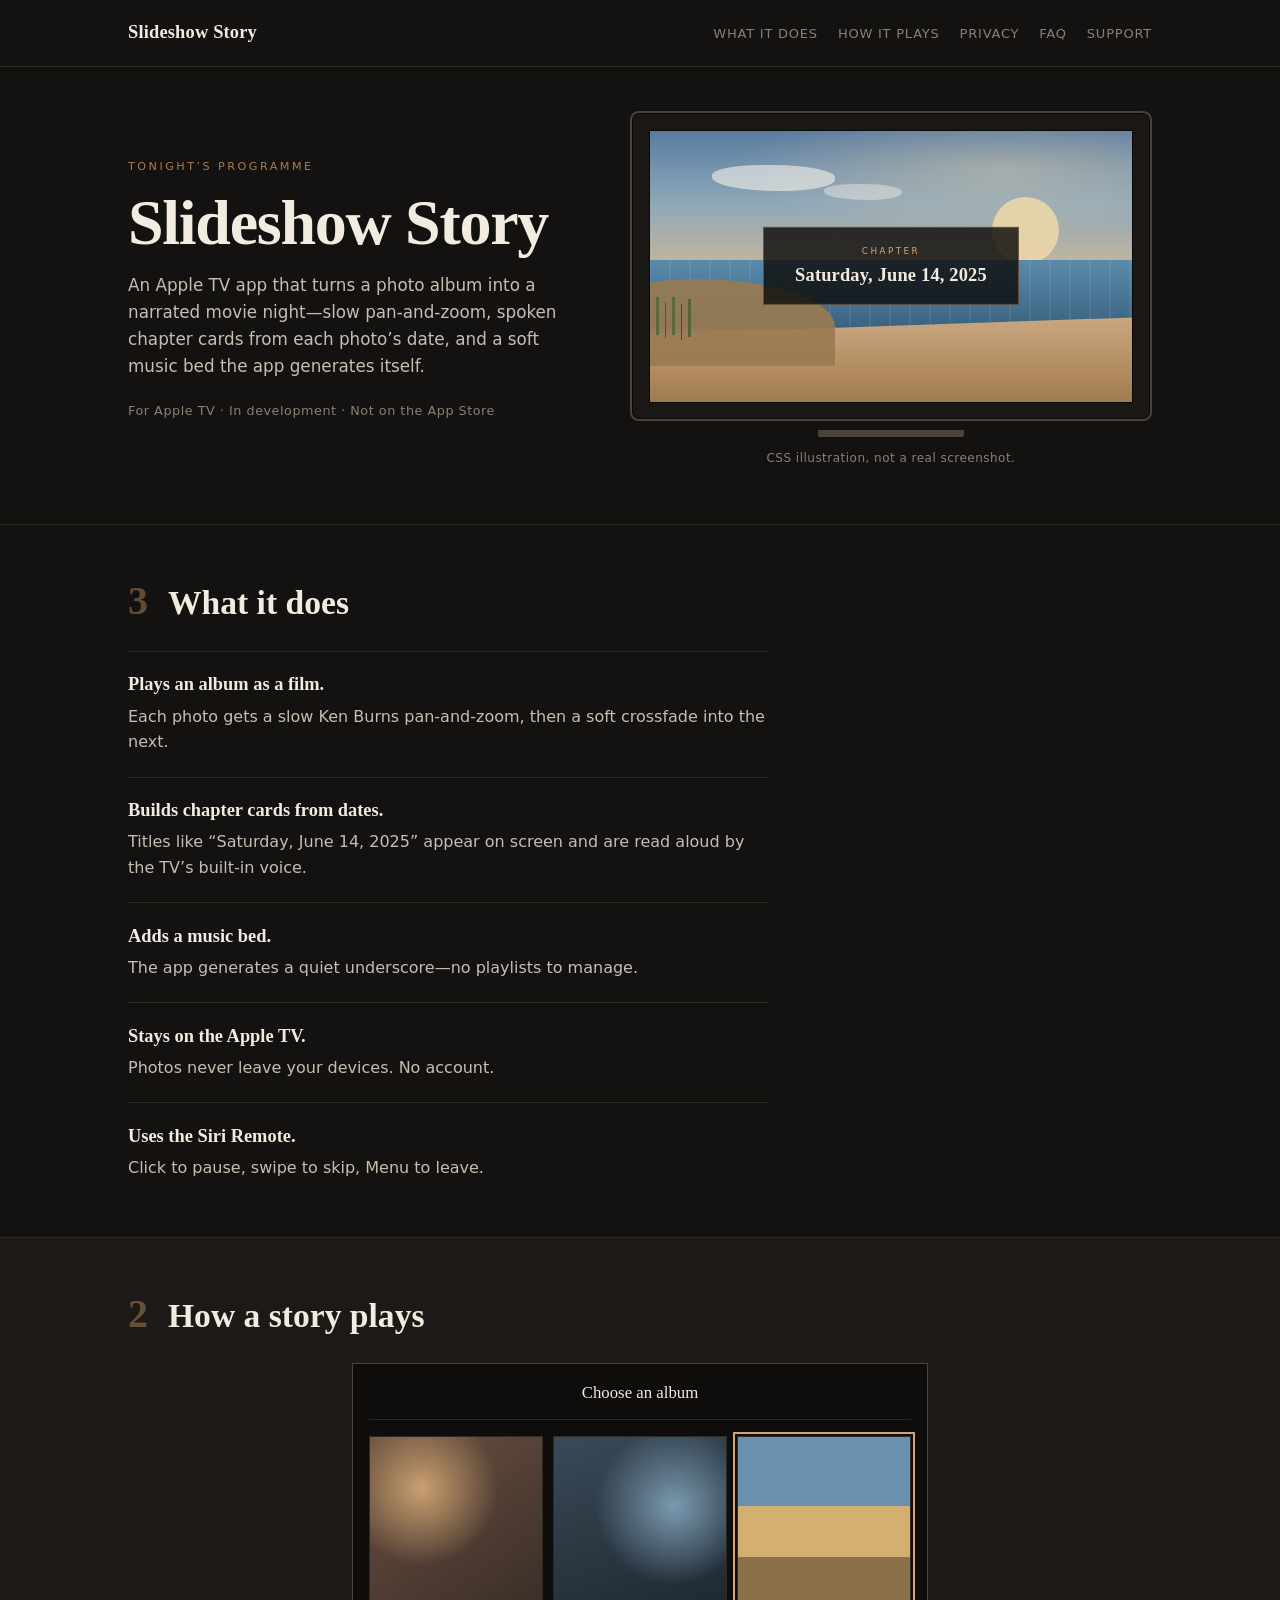
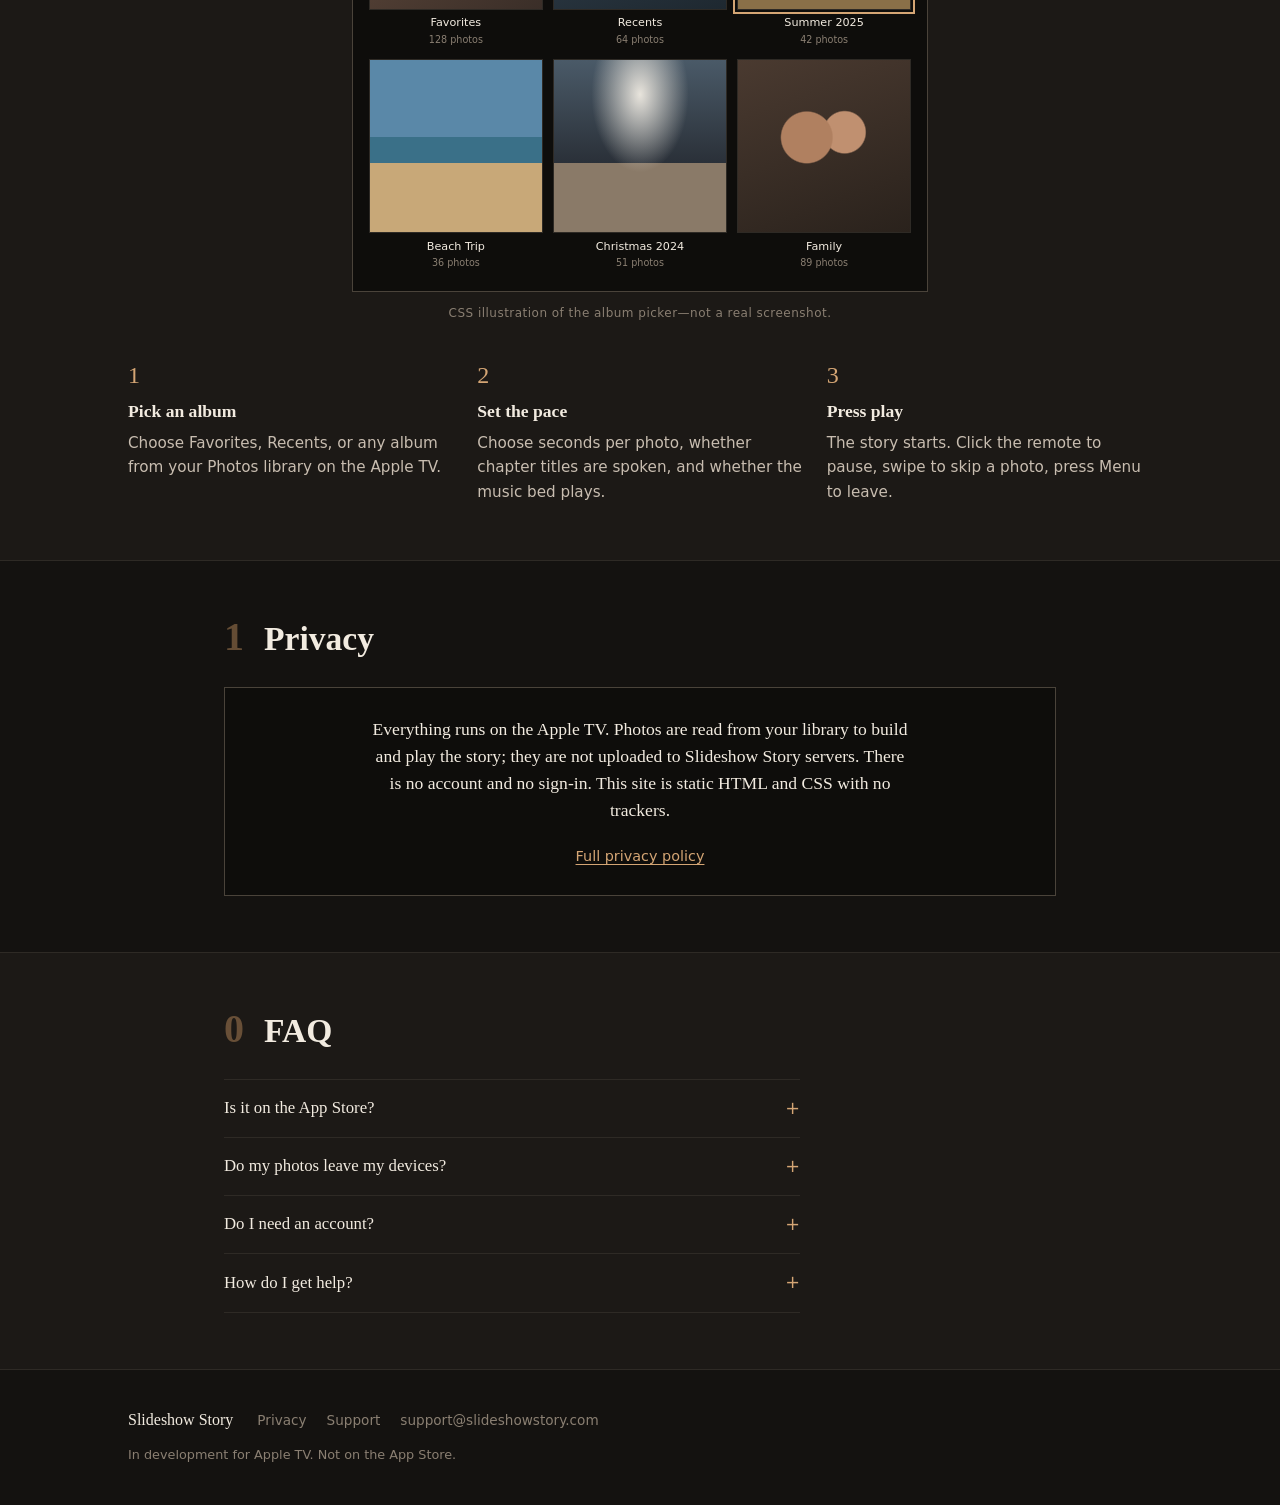
<file: index.html>
<!DOCTYPE html>
<html lang="en">
<head>
  <meta charset="utf-8">
  <meta name="viewport" content="width=device-width, initial-scale=1">
  <title>Slideshow Story — Photo albums as narrated movie nights on Apple TV</title>
  <meta name="description" content="Slideshow Story is an Apple TV app that turns a photo album into a narrated movie night: pan-and-zoom, spoken date chapter cards, and a soft music bed. Photos stay on your devices. In development.">
  <meta name="theme-color" content="#141210">
  <link rel="icon" href="favicon.svg" type="image/svg+xml">
  <link rel="stylesheet" href="styles.css">
</head>
<body>
  <a class="skip-link" href="#main">Skip to content</a>

  <header class="site-header">
    <div class="wrap header-inner">
      <a class="logo" href="index.html">Slideshow Story</a>
      <nav aria-label="Primary">
        <ul class="nav">
          <li><a href="#what">What it does</a></li>
          <li><a href="#how">How it plays</a></li>
          <li><a href="#privacy">Privacy</a></li>
          <li><a href="#faq">FAQ</a></li>
          <li><a href="support.html">Support</a></li>
        </ul>
      </nav>
    </div>
  </header>

  <main id="main">
    <section class="hero" aria-labelledby="brand">
      <div class="wrap hero-layout">
        <div class="hero-copy">
          <p class="programme-mark" aria-hidden="true">Tonight’s programme</p>
          <h1 class="brand" id="brand">Slideshow Story</h1>
          <p class="hero-lead">An Apple&nbsp;TV app that turns a photo album into a narrated movie night—slow pan-and-zoom, spoken chapter cards from each photo’s date, and a soft music bed the app generates itself.</p>
          <p class="hero-meta">For Apple&nbsp;TV · In development · Not on the App&nbsp;Store</p>
        </div>

        <figure class="mock-figure hero-figure">
          <div class="tv" role="img" aria-label="Illustrated Apple TV screen showing a beach photo with a chapter card reading Saturday, June 14, 2025">
            <div class="tv-bezel">
              <div class="tv-screen">
                <div class="scene scene-beach" aria-hidden="true">
                  <div class="scene-sky"></div>
                  <div class="scene-sun"></div>
                  <div class="scene-cloud scene-cloud-a"></div>
                  <div class="scene-cloud scene-cloud-b"></div>
                  <div class="scene-water"></div>
                  <div class="scene-sand"></div>
                  <div class="scene-dune"></div>
                  <div class="scene-grass"></div>
                </div>
                <div class="chapter-card" aria-hidden="true">
                  <p class="chapter-kicker">Chapter</p>
                  <p class="chapter-date">Saturday, June 14, 2025</p>
                </div>
              </div>
            </div>
            <div class="tv-foot" aria-hidden="true"></div>
          </div>
          <figcaption>CSS illustration, not a real screenshot.</figcaption>
        </figure>
      </div>
    </section>

    <section id="what" class="section" aria-labelledby="what-title">
      <div class="wrap">
        <div class="section-head">
          <span class="leader-num" aria-hidden="true">3</span>
          <h2 class="section-title" id="what-title">What it does</h2>
        </div>
        <ol class="plain-list">
          <li>
            <strong>Plays an album as a film.</strong>
            Each photo gets a slow Ken Burns pan-and-zoom, then a soft crossfade into the next.
          </li>
          <li>
            <strong>Builds chapter cards from dates.</strong>
            Titles like “Saturday, June 14, 2025” appear on screen and are read aloud by the TV’s built-in voice.
          </li>
          <li>
            <strong>Adds a music bed.</strong>
            The app generates a quiet underscore—no playlists to manage.
          </li>
          <li>
            <strong>Stays on the Apple&nbsp;TV.</strong>
            Photos never leave your devices. No account.
          </li>
          <li>
            <strong>Uses the Siri Remote.</strong>
            Click to pause, swipe to skip, Menu to leave.
          </li>
        </ol>
      </div>
    </section>

    <section id="how" class="section section-alt" aria-labelledby="how-title">
      <div class="wrap">
        <div class="section-head">
          <span class="leader-num" aria-hidden="true">2</span>
          <h2 class="section-title" id="how-title">How a story plays</h2>
        </div>

        <figure class="mock-figure album-figure">
          <div class="album-picker" role="img" aria-label="Illustrated album picker with tiles for Favorites, Recents, Summer 2025, Beach Trip, Christmas 2024, and Family">
            <header class="album-chrome" aria-hidden="true">
              <p class="album-chrome-title">Choose an album</p>
            </header>
            <div class="album-grid" aria-hidden="true">
              <div class="album-tile">
                <div class="album-thumb thumb-warm"></div>
                <p class="album-name">Favorites</p>
                <p class="album-count">128 photos</p>
              </div>
              <div class="album-tile">
                <div class="album-thumb thumb-cool"></div>
                <p class="album-name">Recents</p>
                <p class="album-count">64 photos</p>
              </div>
              <div class="album-tile is-focus">
                <div class="album-thumb thumb-summer"></div>
                <p class="album-name">Summer 2025</p>
                <p class="album-count">42 photos</p>
              </div>
              <div class="album-tile">
                <div class="album-thumb thumb-beach"></div>
                <p class="album-name">Beach Trip</p>
                <p class="album-count">36 photos</p>
              </div>
              <div class="album-tile">
                <div class="album-thumb thumb-winter"></div>
                <p class="album-name">Christmas 2024</p>
                <p class="album-count">51 photos</p>
              </div>
              <div class="album-tile">
                <div class="album-thumb thumb-family"></div>
                <p class="album-name">Family</p>
                <p class="album-count">89 photos</p>
              </div>
            </div>
          </div>
          <figcaption>CSS illustration of the album picker—not a real screenshot.</figcaption>
        </figure>

        <ol class="sequence">
          <li>
            <span class="sequence-step">1</span>
            <div>
              <h3>Pick an album</h3>
              <p>Choose Favorites, Recents, or any album from your Photos library on the Apple&nbsp;TV.</p>
            </div>
          </li>
          <li>
            <span class="sequence-step">2</span>
            <div>
              <h3>Set the pace</h3>
              <p>Choose seconds per photo, whether chapter titles are spoken, and whether the music bed plays.</p>
            </div>
          </li>
          <li>
            <span class="sequence-step">3</span>
            <div>
              <h3>Press play</h3>
              <p>The story starts. Click the remote to pause, swipe to skip a photo, press Menu to leave.</p>
            </div>
          </li>
        </ol>
      </div>
    </section>

    <section id="privacy" class="section" aria-labelledby="privacy-title">
      <div class="wrap narrow">
        <div class="section-head">
          <span class="leader-num" aria-hidden="true">1</span>
          <h2 class="section-title" id="privacy-title">Privacy</h2>
        </div>
        <div class="title-card">
          <p>Everything runs on the Apple&nbsp;TV. Photos are read from your library to build and play the story; they are not uploaded to Slideshow Story servers. There is no account and no sign-in. This site is static HTML and CSS with no trackers.</p>
          <p class="title-card-link"><a href="privacy.html">Full privacy policy</a></p>
        </div>
      </div>
    </section>

    <section id="faq" class="section section-alt" aria-labelledby="faq-title">
      <div class="wrap narrow">
        <div class="section-head">
          <span class="leader-num" aria-hidden="true">0</span>
          <h2 class="section-title" id="faq-title">FAQ</h2>
        </div>
        <div class="faq">
          <details>
            <summary>Is it on the App Store?</summary>
            <p>Not yet. Slideshow Story is in development for Apple&nbsp;TV.</p>
          </details>
          <details>
            <summary>Do my photos leave my devices?</summary>
            <p>No. Playback and narration happen on the Apple&nbsp;TV. Photos are not sent to Slideshow Story.</p>
          </details>
          <details>
            <summary>Do I need an account?</summary>
            <p>No. Open the app, pick an album, press play.</p>
          </details>
          <details>
            <summary>How do I get help?</summary>
            <p>Email <a href="mailto:support@slideshowstory.com">support@slideshowstory.com</a> or visit the <a href="support.html">support page</a>.</p>
          </details>
        </div>
      </div>
    </section>
  </main>

  <footer class="site-footer">
    <div class="wrap footer-inner">
      <p class="footer-brand">Slideshow Story</p>
      <ul class="footer-nav">
        <li><a href="privacy.html">Privacy</a></li>
        <li><a href="support.html">Support</a></li>
        <li><a href="mailto:support@slideshowstory.com">support@slideshowstory.com</a></li>
      </ul>
      <p class="footer-copy">In development for Apple&nbsp;TV. Not on the App&nbsp;Store.</p>
    </div>
  </footer>
</body>
</html>
</file>
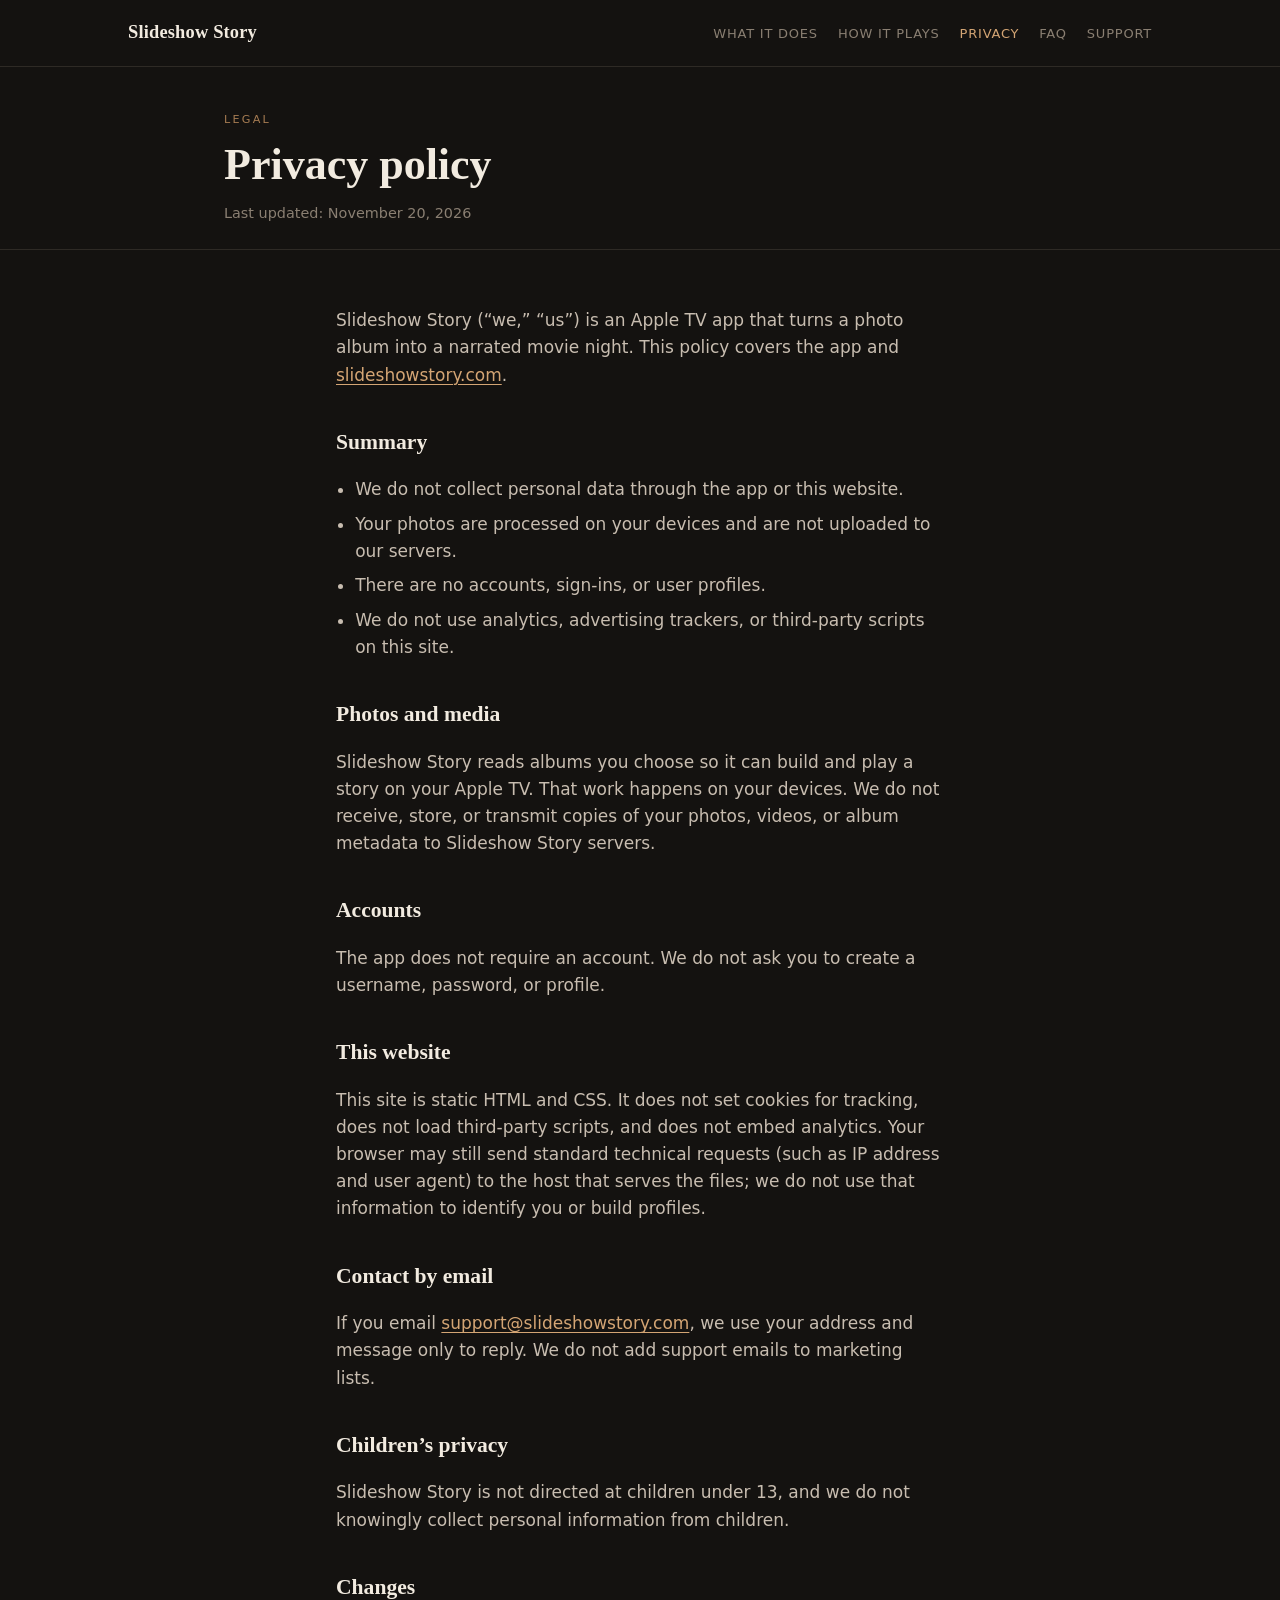
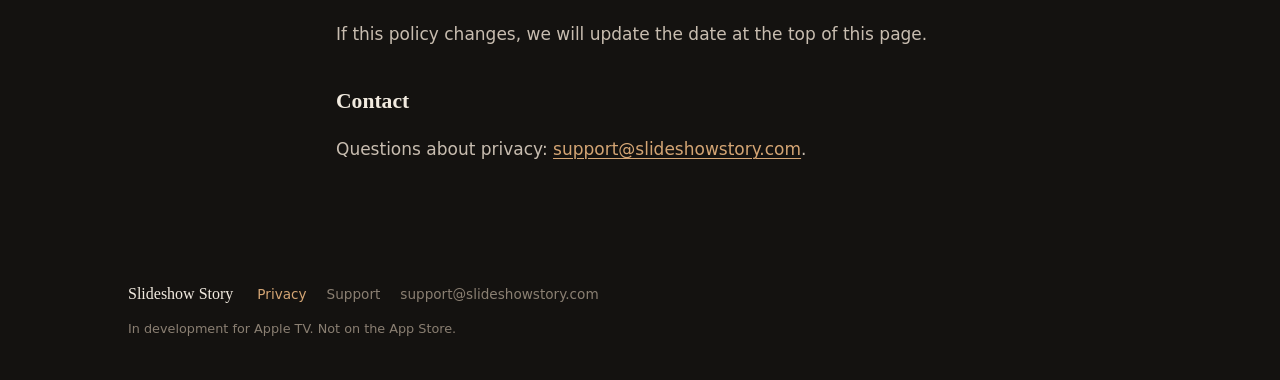
<file: privacy.html>
<!DOCTYPE html>
<html lang="en">
<head>
  <meta charset="utf-8">
  <meta name="viewport" content="width=device-width, initial-scale=1">
  <title>Privacy — Slideshow Story</title>
  <meta name="description" content="Slideshow Story privacy policy: photos stay on your devices, no accounts, no analytics on this site.">
  <meta name="theme-color" content="#141210">
  <link rel="icon" href="favicon.svg" type="image/svg+xml">
  <link rel="stylesheet" href="styles.css">
</head>
<body>
  <a class="skip-link" href="#main">Skip to content</a>

  <header class="site-header">
    <div class="wrap header-inner">
      <a class="logo" href="index.html">Slideshow Story</a>
      <nav aria-label="Primary">
        <ul class="nav">
          <li><a href="index.html#what">What it does</a></li>
          <li><a href="index.html#how">How it plays</a></li>
          <li><a href="privacy.html" aria-current="page">Privacy</a></li>
          <li><a href="index.html#faq">FAQ</a></li>
          <li><a href="support.html">Support</a></li>
        </ul>
      </nav>
    </div>
  </header>

  <main id="main">
    <div class="page-hero">
      <div class="wrap narrow">
        <p class="page-kicker">Legal</p>
        <h1 class="section-title">Privacy policy</h1>
        <p class="page-meta">Last updated: November 20, 2026</p>
      </div>
    </div>

    <div class="wrap prose">
      <p>Slideshow Story (“we,” “us”) is an Apple&nbsp;TV app that turns a photo album into a narrated movie night. This policy covers the app and <a href="https://slideshowstory.com">slideshowstory.com</a>.</p>

      <h2>Summary</h2>
      <ul>
        <li>We do not collect personal data through the app or this website.</li>
        <li>Your photos are processed on your devices and are not uploaded to our servers.</li>
        <li>There are no accounts, sign-ins, or user profiles.</li>
        <li>We do not use analytics, advertising trackers, or third-party scripts on this site.</li>
      </ul>

      <h2>Photos and media</h2>
      <p>Slideshow Story reads albums you choose so it can build and play a story on your Apple&nbsp;TV. That work happens on your devices. We do not receive, store, or transmit copies of your photos, videos, or album metadata to Slideshow Story servers.</p>

      <h2>Accounts</h2>
      <p>The app does not require an account. We do not ask you to create a username, password, or profile.</p>

      <h2>This website</h2>
      <p>This site is static HTML and CSS. It does not set cookies for tracking, does not load third-party scripts, and does not embed analytics. Your browser may still send standard technical requests (such as IP address and user agent) to the host that serves the files; we do not use that information to identify you or build profiles.</p>

      <h2>Contact by email</h2>
      <p>If you email <a href="mailto:support@slideshowstory.com">support@slideshowstory.com</a>, we use your address and message only to reply. We do not add support emails to marketing lists.</p>

      <h2>Children’s privacy</h2>
      <p>Slideshow Story is not directed at children under 13, and we do not knowingly collect personal information from children.</p>

      <h2>Changes</h2>
      <p>If this policy changes, we will update the date at the top of this page.</p>

      <h2>Contact</h2>
      <p>Questions about privacy: <a href="mailto:support@slideshowstory.com">support@slideshowstory.com</a>.</p>
    </div>
  </main>

  <footer class="site-footer">
    <div class="wrap footer-inner">
      <p class="footer-brand">Slideshow Story</p>
      <ul class="footer-nav">
        <li><a href="privacy.html" aria-current="page">Privacy</a></li>
        <li><a href="support.html">Support</a></li>
        <li><a href="mailto:support@slideshowstory.com">support@slideshowstory.com</a></li>
      </ul>
      <p class="footer-copy">In development for Apple&nbsp;TV. Not on the App&nbsp;Store.</p>
    </div>
  </footer>
</body>
</html>
</file>
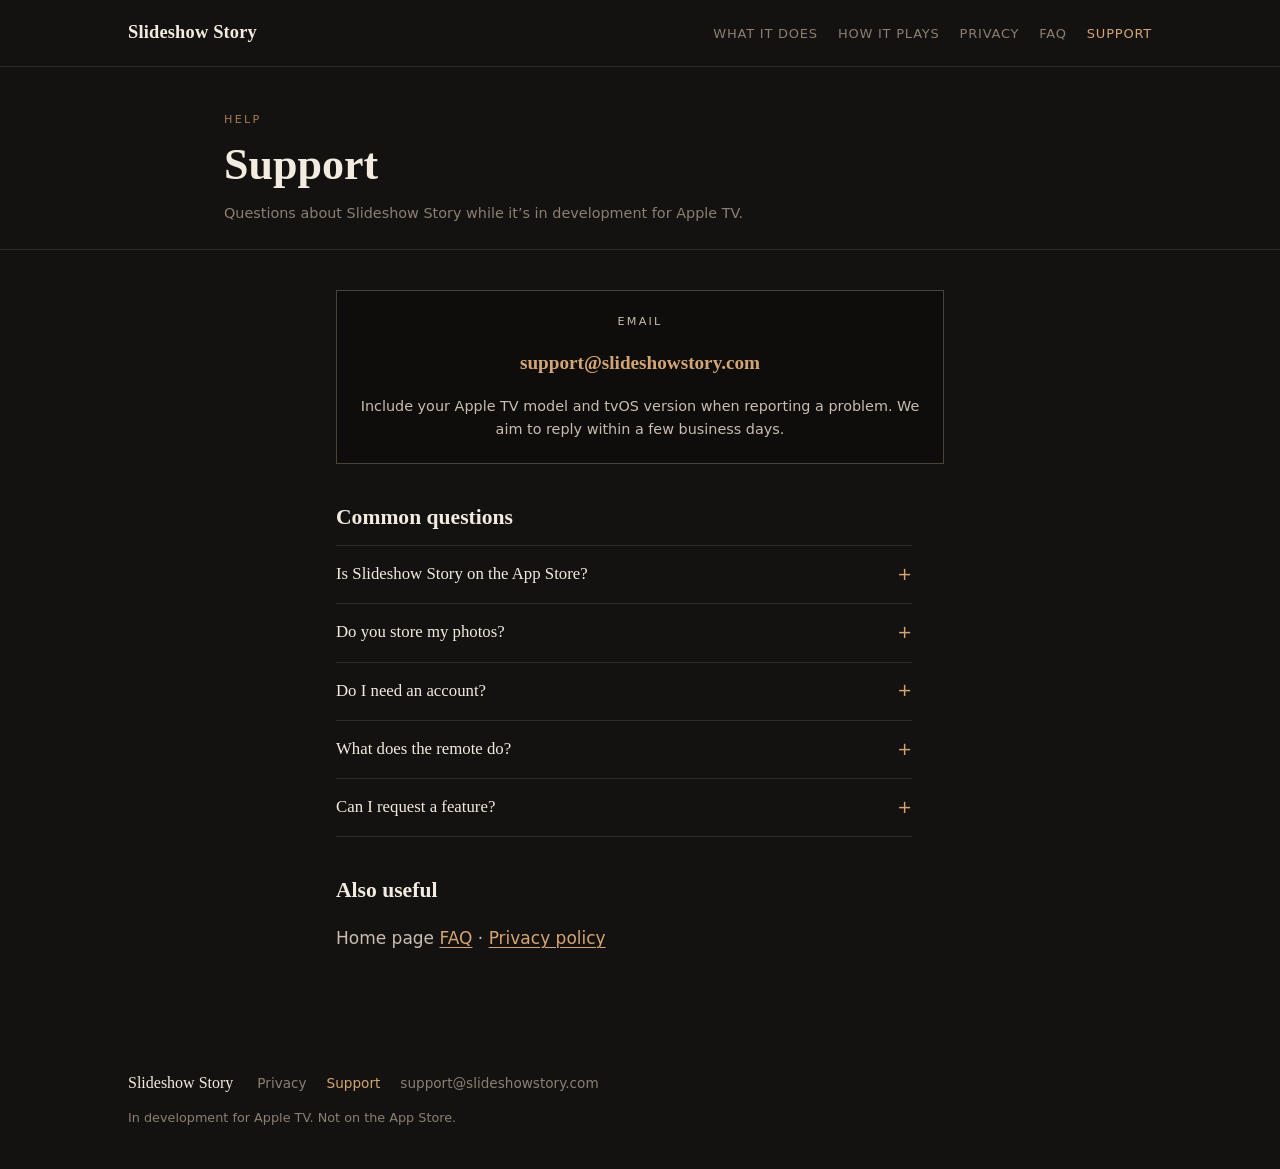
<file: support.html>
<!DOCTYPE html>
<html lang="en">
<head>
  <meta charset="utf-8">
  <meta name="viewport" content="width=device-width, initial-scale=1">
  <title>Support — Slideshow Story</title>
  <meta name="description" content="Help for Slideshow Story. Email support@slideshowstory.com.">
  <meta name="theme-color" content="#141210">
  <link rel="icon" href="favicon.svg" type="image/svg+xml">
  <link rel="stylesheet" href="styles.css">
</head>
<body>
  <a class="skip-link" href="#main">Skip to content</a>

  <header class="site-header">
    <div class="wrap header-inner">
      <a class="logo" href="index.html">Slideshow Story</a>
      <nav aria-label="Primary">
        <ul class="nav">
          <li><a href="index.html#what">What it does</a></li>
          <li><a href="index.html#how">How it plays</a></li>
          <li><a href="privacy.html">Privacy</a></li>
          <li><a href="index.html#faq">FAQ</a></li>
          <li><a href="support.html" aria-current="page">Support</a></li>
        </ul>
      </nav>
    </div>
  </header>

  <main id="main">
    <div class="page-hero">
      <div class="wrap narrow">
        <p class="page-kicker">Help</p>
        <h1 class="section-title">Support</h1>
        <p class="page-meta">Questions about Slideshow Story while it’s in development for Apple&nbsp;TV.</p>
      </div>
    </div>

    <div class="wrap prose">
      <div class="contact-block">
        <p class="page-kicker">Email</p>
        <p><a href="mailto:support@slideshowstory.com">support@slideshowstory.com</a></p>
        <p class="contact-note">Include your Apple&nbsp;TV model and tvOS version when reporting a problem. We aim to reply within a few business days.</p>
      </div>

      <h2>Common questions</h2>
      <div class="faq">
        <details>
          <summary>Is Slideshow Story on the App Store?</summary>
          <p>Not yet. The app is in development for Apple&nbsp;TV. This site will be updated when it’s available to download.</p>
        </details>
        <details>
          <summary>Do you store my photos?</summary>
          <p>No. Photos are processed on your devices. See the <a href="privacy.html">privacy policy</a>.</p>
        </details>
        <details>
          <summary>Do I need an account?</summary>
          <p>No. The app is designed to work without creating an account.</p>
        </details>
        <details>
          <summary>What does the remote do?</summary>
          <p>Click to pause, swipe to skip a photo, press Menu to leave the story.</p>
        </details>
        <details>
          <summary>Can I request a feature?</summary>
          <p>Yes—email <a href="mailto:support@slideshowstory.com">support@slideshowstory.com</a>. We read every message even if we can’t reply to each one.</p>
        </details>
      </div>

      <h2>Also useful</h2>
      <p>Home page <a href="index.html#faq">FAQ</a> · <a href="privacy.html">Privacy policy</a></p>
    </div>
  </main>

  <footer class="site-footer">
    <div class="wrap footer-inner">
      <p class="footer-brand">Slideshow Story</p>
      <ul class="footer-nav">
        <li><a href="privacy.html">Privacy</a></li>
        <li><a href="support.html" aria-current="page">Support</a></li>
        <li><a href="mailto:support@slideshowstory.com">support@slideshowstory.com</a></li>
      </ul>
      <p class="footer-copy">In development for Apple&nbsp;TV. Not on the App&nbsp;Store.</p>
    </div>
  </footer>
</body>
</html>
</file>
<file: styles.css>
/* Slideshow Story — home-movie / cinema programme */

:root {
  --bg: #141210;
  --bg-raised: #1c1916;
  --bg-inset: #0e0d0b;
  --ink: #f2ebe0;
  --ink-soft: #c8bdb0;
  --ink-dim: #8a7f72;
  --amber: #d4a574;
  --amber-dim: #a67c52;
  --line: #2e2a25;
  --line-strong: #4a433a;
  --focus: #e8c49a;
  --scene-sky: #5b7ea8;
  --scene-sky-hot: #c4a882;
  --scene-water: #3d6a8a;
  --scene-sand: #c9a882;
  --scene-dune: #a88860;
  --max: 52rem;
  --max-wide: 64rem;
  --font-display: "New York", "Iowan Old Style", "Palatino Linotype", Palatino, Georgia, "Times New Roman", ui-serif, serif;
  --font-body: ui-sans-serif, system-ui, -apple-system, "Segoe UI", "Helvetica Neue", Helvetica, Arial, sans-serif;
  --ease: cubic-bezier(0.25, 0.1, 0.25, 1);
}

*,
*::before,
*::after {
  box-sizing: border-box;
}

html {
  scroll-behavior: smooth;
}

@media (prefers-reduced-motion: reduce) {
  html {
    scroll-behavior: auto;
  }

  *,
  *::before,
  *::after {
    animation-duration: 0.01ms !important;
    animation-iteration-count: 1 !important;
    transition-duration: 0.01ms !important;
  }
}

body {
  margin: 0;
  min-height: 100vh;
  font-family: var(--font-body);
  font-size: 1.0625rem;
  line-height: 1.6;
  color: var(--ink-soft);
  background-color: var(--bg);
  /* Film-strip sprocket edge, not a glow gradient */
  background-image:
    repeating-linear-gradient(
      90deg,
      transparent 0,
      transparent 11px,
      var(--bg-inset) 11px,
      var(--bg-inset) 15px,
      transparent 15px,
      transparent 26px
    ),
    linear-gradient(var(--bg), var(--bg));
  background-size: 100% 10px, 100% 100%;
  background-repeat: repeat-x, no-repeat;
  background-position: 0 0, 0 0;
  -webkit-font-smoothing: antialiased;
}

img,
svg {
  max-width: 100%;
  height: auto;
  display: block;
}

a {
  color: var(--amber);
  text-decoration-thickness: 1px;
  text-underline-offset: 0.18em;
}

a:hover {
  color: var(--ink);
}

a:focus-visible,
summary:focus-visible,
.btn:focus-visible {
  outline: 2px solid var(--focus);
  outline-offset: 3px;
}

.skip-link {
  position: absolute;
  top: -100%;
  left: 1rem;
  z-index: 100;
  padding: 0.65rem 1rem;
  background: var(--amber);
  color: var(--bg-inset);
  font-weight: 600;
  text-decoration: none;
}

.skip-link:focus {
  top: 1rem;
}

.wrap {
  width: min(100% - 2rem, var(--max-wide));
  margin-inline: auto;
}

.wrap.narrow {
  width: min(100% - 2rem, var(--max));
}

/* ——— Header ——— */

.site-header {
  border-bottom: 1px solid var(--line);
  padding: 1.15rem 0;
  background: var(--bg);
}

.header-inner {
  display: flex;
  align-items: baseline;
  justify-content: space-between;
  gap: 1.25rem;
  flex-wrap: wrap;
}

.logo {
  font-family: var(--font-display);
  font-size: 1.15rem;
  font-weight: 600;
  letter-spacing: 0.01em;
  color: var(--ink);
  text-decoration: none;
}

.logo:hover {
  color: var(--amber);
}

.nav {
  display: flex;
  flex-wrap: wrap;
  gap: 0.35rem 1.25rem;
  list-style: none;
  margin: 0;
  padding: 0;
}

.nav a {
  color: var(--ink-dim);
  text-decoration: none;
  font-size: 0.8125rem;
  letter-spacing: 0.06em;
  text-transform: uppercase;
}

.nav a:hover,
.nav a[aria-current="page"] {
  color: var(--amber);
}

/* ——— Hero ——— */

.hero {
  padding: 2.75rem 0 3.5rem;
  border-bottom: 1px solid var(--line);
}

.hero-layout {
  display: grid;
  gap: 2.5rem;
  align-items: center;
}

@media (min-width: 880px) {
  .hero-layout {
    grid-template-columns: minmax(0, 1fr) minmax(0, 1.15fr);
    gap: 3rem;
  }
}

.programme-mark {
  margin: 0 0 0.85rem;
  font-size: 0.7rem;
  letter-spacing: 0.22em;
  text-transform: uppercase;
  color: var(--amber-dim);
}

.brand {
  margin: 0 0 1rem;
  font-family: var(--font-display);
  font-size: clamp(2.6rem, 7vw, 4rem);
  font-weight: 600;
  line-height: 1.05;
  letter-spacing: -0.02em;
  color: var(--ink);
}

.hero-lead {
  margin: 0;
  max-width: 28rem;
  font-size: 1.05rem;
  color: var(--ink-soft);
}

.hero-meta {
  margin: 1.35rem 0 0;
  font-size: 0.8rem;
  letter-spacing: 0.04em;
  color: var(--ink-dim);
}

/* ——— TV mockup ——— */

.mock-figure {
  margin: 0;
}

.mock-figure figcaption {
  margin-top: 0.75rem;
  font-size: 0.75rem;
  letter-spacing: 0.04em;
  color: var(--ink-dim);
  text-align: center;
}

.tv {
  width: min(100%, 34rem);
  margin-inline: auto;
}

.tv-bezel {
  background: #1a1815;
  border: 2px solid var(--line-strong);
  border-radius: 0.55rem;
  padding: 3.2%;
  box-shadow: inset 0 0 0 1px #0a0908;
}

.tv-screen {
  position: relative;
  aspect-ratio: 16 / 9;
  overflow: hidden;
  background: #0a0908;
  border: 1px solid #0a0908;
}

.tv-foot {
  width: 28%;
  height: 0.45rem;
  margin: 0.55rem auto 0;
  background: var(--line-strong);
  border-radius: 0 0 2px 2px;
}

/* Pure-CSS “photo”: beach */

.scene {
  position: absolute;
  inset: -8%;
  transform-origin: 62% 40%;
  animation: kenburns 22s var(--ease) alternate infinite;
  will-change: transform;
}

.scene-beach {
  background: linear-gradient(
    180deg,
    var(--scene-sky) 0%,
    var(--scene-sky-hot) 42%,
    var(--scene-water) 58%,
    var(--scene-sand) 78%,
    var(--scene-dune) 100%
  );
}

.scene-sky {
  position: absolute;
  inset: 0 0 45% 0;
  background:
    radial-gradient(ellipse 80% 60% at 70% 35%, rgba(255, 220, 170, 0.35), transparent 60%),
    linear-gradient(180deg, #4a6f98 0%, #8fa8b8 55%, #d2b896 100%);
}

.scene-sun {
  position: absolute;
  top: 28%;
  left: 68%;
  width: 12%;
  aspect-ratio: 1;
  border-radius: 50%;
  background: #f0d9a8;
  opacity: 0.85;
}

.scene-cloud {
  position: absolute;
  background: rgba(255, 250, 240, 0.55);
  border-radius: 40% 50% 45% 55%;
  filter: blur(0.5px);
}

.scene-cloud-a {
  top: 18%;
  left: 18%;
  width: 22%;
  height: 8%;
}

.scene-cloud-b {
  top: 24%;
  left: 38%;
  width: 14%;
  height: 5%;
  opacity: 0.7;
}

.scene-water {
  position: absolute;
  left: 0;
  right: 0;
  top: 48%;
  height: 22%;
  background:
    repeating-linear-gradient(
      90deg,
      transparent 0,
      transparent 18px,
      rgba(255, 255, 255, 0.06) 18px,
      rgba(255, 255, 255, 0.06) 20px
    ),
    linear-gradient(180deg, #5a8aaa 0%, #3a6280 100%);
}

.scene-sand {
  position: absolute;
  left: 0;
  right: 0;
  bottom: 0;
  height: 34%;
  background: linear-gradient(180deg, #c9a882 0%, #b08a5c 55%, #8f6e48 100%);
  clip-path: polygon(0 18%, 100% 0, 100% 100%, 0 100%);
}

.scene-dune {
  position: absolute;
  left: -5%;
  bottom: 18%;
  width: 45%;
  height: 28%;
  background: #9a7a52;
  border-radius: 50% 60% 0 0;
  opacity: 0.9;
}

.scene-grass {
  position: absolute;
  left: 8%;
  bottom: 28%;
  width: 3px;
  height: 12%;
  background: #5a6a3a;
  box-shadow:
    8px 4px 0 -1px #4a5a30,
    16px 0 0 0 #5a6a3a,
    24px 6px 0 -1px #3f4f28,
    32px 2px 0 0 #556338;
}

@keyframes kenburns {
  from {
    transform: scale(1) translate(0, 0);
  }
  to {
    transform: scale(1.12) translate(-3%, 2%);
  }
}

@media (prefers-reduced-motion: reduce) {
  .scene {
    animation: none;
    inset: 0;
    transform: none;
  }
}

/* Chapter card overlay — mirrors the app */

.chapter-card {
  position: absolute;
  left: 50%;
  top: 50%;
  transform: translate(-50%, -50%);
  min-width: min(72%, 16rem);
  padding: 1rem 1.35rem 1.1rem;
  text-align: center;
  background: rgba(14, 13, 11, 0.82);
  border: 1px solid rgba(212, 165, 116, 0.35);
  color: var(--ink);
  z-index: 2;
}

.chapter-kicker {
  margin: 0 0 0.35rem;
  font-size: 0.55rem;
  letter-spacing: 0.28em;
  text-transform: uppercase;
  color: var(--amber);
}

.chapter-date {
  margin: 0;
  font-family: var(--font-display);
  font-size: clamp(0.85rem, 2.4vw, 1.15rem);
  font-weight: 600;
  line-height: 1.25;
  letter-spacing: 0.01em;
  color: var(--ink);
}

/* ——— Sections ——— */

.section {
  padding: 3.5rem 0;
  border-bottom: 1px solid var(--line);
}

.section-alt {
  background: var(--bg-raised);
}

.section-head {
  display: flex;
  align-items: baseline;
  gap: 1rem;
  margin-bottom: 1.75rem;
}

.leader-num {
  font-family: var(--font-display);
  font-size: 2.5rem;
  font-weight: 600;
  line-height: 1;
  color: var(--amber-dim);
  opacity: 0.55;
  min-width: 1.5rem;
}

.section-title {
  margin: 0;
  font-family: var(--font-display);
  font-size: clamp(1.65rem, 3.5vw, 2.1rem);
  font-weight: 600;
  line-height: 1.15;
  color: var(--ink);
}

/* What it does — plain list */

.plain-list {
  list-style: none;
  margin: 0;
  padding: 0;
  max-width: 40rem;
  display: grid;
  gap: 1.35rem;
}

.plain-list li {
  padding-left: 0;
  border-top: 1px solid var(--line);
  padding-top: 1.15rem;
  color: var(--ink-soft);
  font-size: 1rem;
}

.plain-list strong {
  display: block;
  font-family: var(--font-display);
  font-weight: 600;
  font-size: 1.15rem;
  color: var(--ink);
  margin-bottom: 0.25rem;
}

/* Album picker mockup */

.album-figure {
  margin: 0 0 2.5rem;
}

.album-picker {
  width: min(100%, 36rem);
  margin-inline: auto;
  background: var(--bg-inset);
  border: 1px solid var(--line-strong);
  padding: 1rem 1rem 1.25rem;
}

.album-chrome {
  margin-bottom: 1rem;
  padding-bottom: 0.75rem;
  border-bottom: 1px solid var(--line);
}

.album-chrome-title {
  margin: 0;
  font-family: var(--font-display);
  font-size: 1.05rem;
  color: var(--ink);
  text-align: center;
}

.album-grid {
  display: grid;
  grid-template-columns: repeat(3, 1fr);
  gap: 0.75rem 0.65rem;
}

@media (max-width: 420px) {
  .album-grid {
    grid-template-columns: repeat(2, 1fr);
  }
}

.album-tile {
  text-align: center;
}

.album-tile.is-focus .album-thumb {
  outline: 2px solid var(--amber);
  outline-offset: 2px;
}

.album-thumb {
  aspect-ratio: 1;
  margin-bottom: 0.4rem;
  border: 1px solid var(--line);
  background: #2a2520;
}

.thumb-warm {
  background:
    radial-gradient(circle at 30% 30%, #c9a070 0%, transparent 45%),
    linear-gradient(145deg, #6a5040, #3a2e28);
}

.thumb-cool {
  background:
    radial-gradient(circle at 70% 40%, #7a9ab0 0%, transparent 50%),
    linear-gradient(160deg, #3a4a58, #1e2830);
}

.thumb-summer {
  background:
    linear-gradient(180deg, #6a90b0 0% 40%, #d4b070 40% 70%, #8a7048 70%);
}

.thumb-beach {
  background:
    linear-gradient(180deg, #5a88a8 0% 45%, #3a7088 45% 60%, #c8a878 60%);
}

.thumb-winter {
  background:
    radial-gradient(ellipse at 50% 20%, #e8e4dc 0%, transparent 40%),
    linear-gradient(180deg, #4a5a68, #2a3038 60%, #8a7a68 60%);
}

.thumb-family {
  background:
    radial-gradient(circle at 40% 45%, #b08060 0 18%, transparent 19%),
    radial-gradient(circle at 62% 42%, #c09070 0 14%, transparent 15%),
    linear-gradient(160deg, #4a3a30, #2a221c);
}

.album-name {
  margin: 0;
  font-size: 0.7rem;
  color: var(--ink);
  line-height: 1.2;
}

.album-count {
  margin: 0.15rem 0 0;
  font-size: 0.6rem;
  color: var(--ink-dim);
}

/* How sequence */

.sequence {
  list-style: none;
  margin: 0;
  padding: 0;
  display: grid;
  gap: 1.5rem;
  max-width: 40rem;
}

@media (min-width: 720px) {
  .sequence {
    grid-template-columns: repeat(3, 1fr);
    gap: 1.5rem;
    max-width: none;
  }
}

.sequence li {
  display: grid;
  grid-template-columns: auto 1fr;
  gap: 0.85rem;
  align-items: start;
}

@media (min-width: 720px) {
  .sequence li {
    display: block;
  }
}

.sequence-step {
  font-family: var(--font-display);
  font-size: 1.5rem;
  color: var(--amber);
  line-height: 1;
}

.sequence h3 {
  margin: 0 0 0.35rem;
  font-family: var(--font-display);
  font-size: 1.1rem;
  font-weight: 600;
  color: var(--ink);
}

.sequence p {
  margin: 0;
  font-size: 0.95rem;
  color: var(--ink-soft);
}

@media (min-width: 720px) {
  .sequence-step {
    display: block;
    margin-bottom: 0.65rem;
  }
}

/* Title card (privacy) */

.title-card {
  border: 1px solid var(--line-strong);
  padding: 1.75rem 1.5rem;
  text-align: center;
  background: var(--bg-inset);
}

.title-card p {
  margin: 0 auto;
  max-width: 34rem;
  font-family: var(--font-display);
  font-size: 1.1rem;
  line-height: 1.55;
  color: var(--ink);
}

.title-card-link {
  margin-top: 1.25rem !important;
  font-family: var(--font-body) !important;
  font-size: 0.9rem !important;
}

/* FAQ */

.faq {
  max-width: 36rem;
}

.faq details {
  border-bottom: 1px solid var(--line);
  padding: 0.95rem 0;
}

.faq details:first-of-type {
  border-top: 1px solid var(--line);
}

.faq summary {
  font-family: var(--font-display);
  font-size: 1.05rem;
  color: var(--ink);
  cursor: pointer;
  list-style: none;
  display: flex;
  justify-content: space-between;
  align-items: center;
  gap: 1rem;
}

.faq summary::-webkit-details-marker {
  display: none;
}

.faq summary::after {
  content: "+";
  flex-shrink: 0;
  font-family: var(--font-body);
  font-size: 1.1rem;
  color: var(--amber);
  line-height: 1;
}

.faq details[open] summary::after {
  content: "–";
}

.faq details p {
  margin: 0.7rem 0 0.15rem;
  color: var(--ink-soft);
  font-size: 0.95rem;
}

/* ——— Footer ——— */

.site-footer {
  padding: 2.25rem 0 2.5rem;
}

.footer-inner {
  display: flex;
  flex-wrap: wrap;
  align-items: baseline;
  gap: 0.75rem 1.5rem;
}

.footer-brand {
  margin: 0;
  font-family: var(--font-display);
  font-size: 1rem;
  color: var(--ink);
}

.footer-nav {
  display: flex;
  flex-wrap: wrap;
  gap: 0.65rem 1.25rem;
  list-style: none;
  margin: 0;
  padding: 0;
}

.footer-nav a {
  font-size: 0.85rem;
  color: var(--ink-dim);
  text-decoration: none;
}

.footer-nav a:hover,
.footer-nav a[aria-current="page"] {
  color: var(--amber);
}

.footer-copy {
  margin: 0;
  width: 100%;
  font-size: 0.8rem;
  color: var(--ink-dim);
}

/* ——— Inner pages ——— */

.page-hero {
  padding: 2.75rem 0 1.5rem;
  border-bottom: 1px solid var(--line);
}

.page-hero .section-title {
  font-size: clamp(2rem, 5vw, 2.75rem);
}

.page-kicker {
  margin: 0 0 0.65rem;
  font-size: 0.7rem;
  letter-spacing: 0.2em;
  text-transform: uppercase;
  color: var(--amber-dim);
}

.page-meta {
  margin: 0.75rem 0 0;
  font-size: 0.9rem;
  color: var(--ink-dim);
}

.prose {
  max-width: 38rem;
  padding: 2.5rem 0 4rem;
}

.prose h2 {
  font-family: var(--font-display);
  font-size: 1.35rem;
  color: var(--ink);
  margin: 2.25rem 0 0.65rem;
}

.prose p,
.prose li {
  color: var(--ink-soft);
}

.prose ul {
  padding-left: 1.2rem;
}

.prose li + li {
  margin-top: 0.45rem;
}

.contact-block {
  margin: 0 0 2rem;
  padding: 1.35rem 1.25rem;
  border: 1px solid var(--line-strong);
  background: var(--bg-inset);
  text-align: center;
}

.contact-block .page-kicker {
  margin-bottom: 0.5rem;
}

.contact-block a {
  font-family: var(--font-display);
  font-size: 1.2rem;
  font-weight: 600;
  text-decoration: none;
  color: var(--amber);
}

.contact-block a:hover {
  color: var(--ink);
}

.contact-note {
  margin: 0.75rem 0 0;
  font-size: 0.9rem;
  color: var(--ink-dim);
}
</file>
